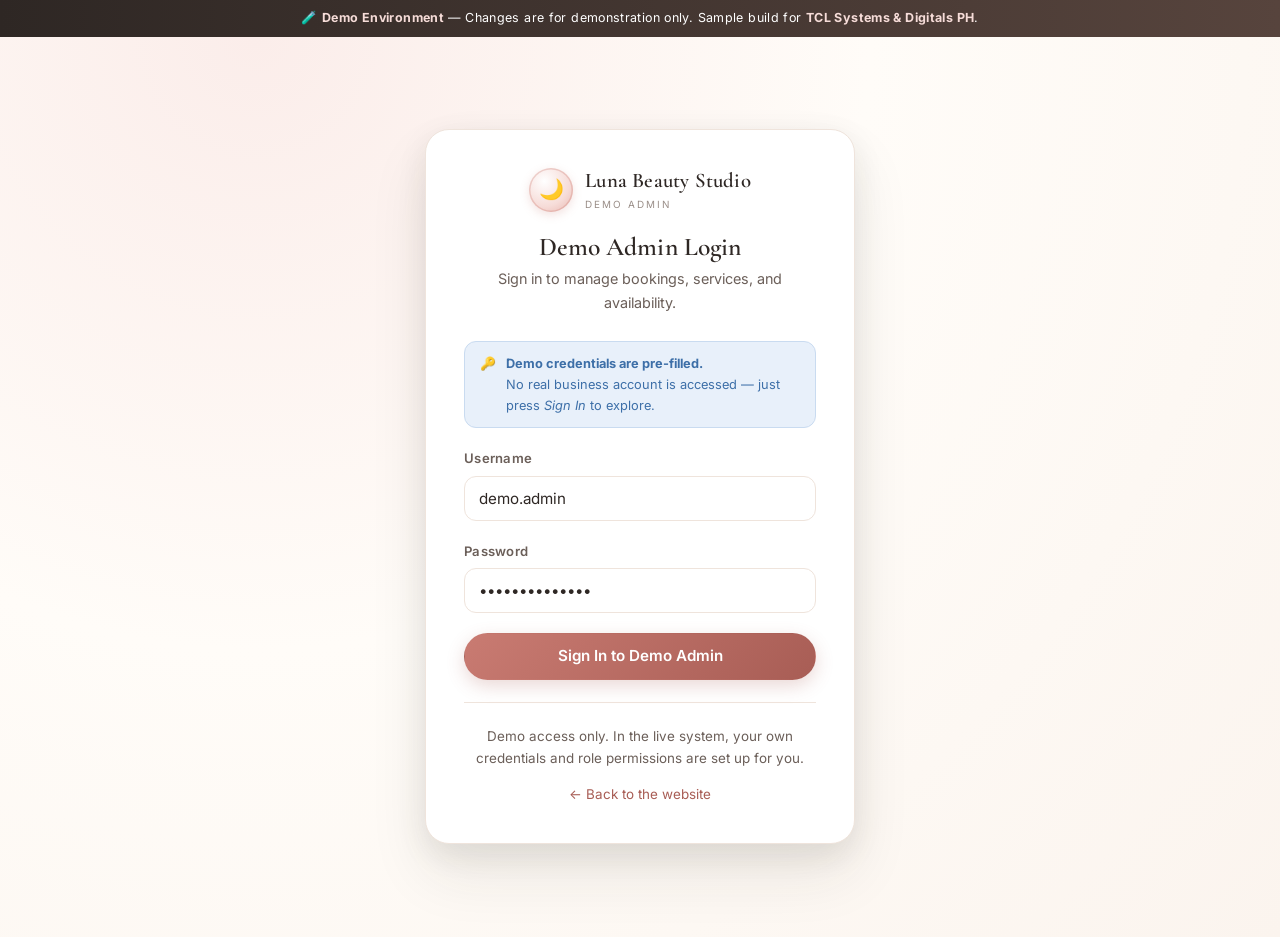
<file: luna-beauty-studio-demo 2/admin-login.html>
<!DOCTYPE html>
<html lang="en">
<head>
<meta charset="UTF-8">
<meta name="viewport" content="width=device-width, initial-scale=1.0">
<title>Demo Admin — Luna Beauty Studio</title>
<meta name="description" content="Demo Admin for the Luna Beauty Studio booking system — a sample build by TCL Systems & Digitals PH.">
<link rel="preconnect" href="https://fonts.googleapis.com">
<link rel="preconnect" href="https://fonts.gstatic.com" crossorigin>
<link href="https://fonts.googleapis.com/css2?family=Cormorant+Garamond:ital,wght@0,400;0,500;0,600&family=Inter:wght@400;500;600;700&display=swap" rel="stylesheet">
<link rel="stylesheet" href="css/style.css">
<link rel="icon" href="data:image/svg+xml,<svg xmlns='http://www.w3.org/2000/svg' viewBox='0 0 100 100'><text y='.9em' font-size='90'>🌙</text></svg>">
</head>
<body>

<div class="demo-ribbon">
  <div class="wrap">🧪 <b>Demo Environment</b> — Changes are for demonstration only. Sample build for <b>TCL Systems &amp; Digitals PH</b>.</div>
</div>

<div class="login-shell">
  <div class="login-card">
    <div class="brand" style="justify-content:center;">
      <span class="brand-mark">🌙</span>
      <span class="brand-text">
        <span class="brand-name" data-brand-name>Luna Beauty Studio</span>
        <span class="brand-sub" data-brand-sub>Demo Admin</span>
      </span>
    </div>
    <h1>Demo Admin Login</h1>
    <p class="login-sub">Sign in to manage bookings, services, and availability.</p>

    <div class="prefill-note">
      <span>🔑</span>
      <span>
        <strong>Demo credentials are pre-filled.</strong><br>
        No real business account is accessed — just press <em>Sign In</em> to explore.
      </span>
    </div>

    <div class="form-err" id="loginErr">Please enter both the demo username and password.</div>

    <form id="loginForm" autocomplete="off">
      <div class="field full mb-2">
        <label for="u">Username</label>
        <input id="u" type="text" value="demo.admin" >
      </div>
      <div class="field full mb-2">
        <label for="p">Password</label>
        <input id="p" type="password" value="luna-demo-2026">
      </div>
      <button class="btn btn-primary btn-block" type="submit">Sign In to Demo Admin</button>
    </form>

    <div class="divider"></div>
    <p class="small text-soft center" style="margin:0;">
      Demo access only. In the live system, your own credentials and role permissions are set up for you.
    </p>
    <p class="small center" style="margin:14px 0 0;">
      <a href="index.html">← Back to the website</a>
    </p>
  </div>
</div>

<div class="toast-stack"></div>

<script src="js/data.js"></script>
<script src="js/site.js"></script>
<script>
  const params = new URLSearchParams(location.search);
  const nextRef = params.get('ref');
  const dest = nextRef ? 'admin.html?ref=' + encodeURIComponent(nextRef) : 'admin.html';

  document.getElementById('loginForm').addEventListener('submit', e => {
    e.preventDefault();
    const u = document.getElementById('u').value.trim();
    const p = document.getElementById('p').value.trim();
    if (!u || !p) {
      document.getElementById('loginErr').classList.add('show');
      return;
    }
    try { sessionStorage.setItem('luna_demo_admin', '1'); } catch (err) { /* storage blocked — try anyway */ }
    location.href = dest;
  });

  // Brand name
  try {
    const s = LunaData.loadState();
    document.querySelectorAll('[data-brand-name]').forEach(el => el.textContent = s.settings.businessName);
  } catch (err) { /* keep default brand name */ }
</script>
</body>
</html>
</file>
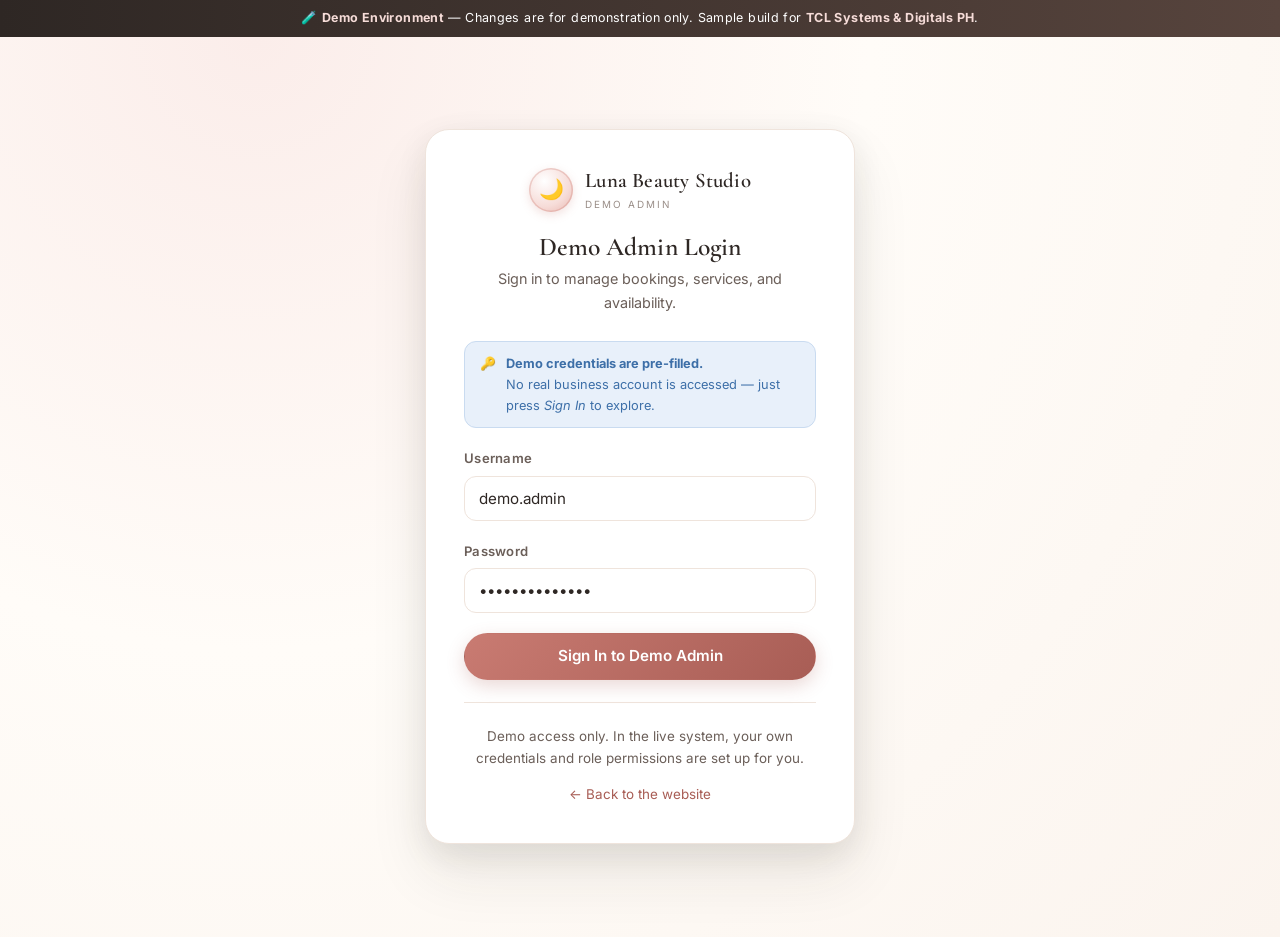
<file: luna-beauty-studio-demo 2/admin.html>
<!DOCTYPE html>
<html lang="en">
<head>
<meta charset="UTF-8">
<meta name="viewport" content="width=device-width, initial-scale=1.0">
<title>Demo Admin — Luna Beauty Studio | TCL Systems &amp; Digitals PH</title>
<meta name="description" content="Demo Admin dashboard for the Luna Beauty Studio booking system — a sample build by TCL Systems & Digitals PH.">
<link rel="preconnect" href="https://fonts.googleapis.com">
<link rel="preconnect" href="https://fonts.gstatic.com" crossorigin>
<link href="https://fonts.googleapis.com/css2?family=Cormorant+Garamond:ital,wght@0,400;0,500;0,600&family=Inter:wght@400;500;600;700&display=swap" rel="stylesheet">
<link rel="stylesheet" href="css/style.css">
<link rel="icon" href="data:image/svg+xml,<svg xmlns='http://www.w3.org/2000/svg' viewBox='0 0 100 100'><text y='.9em' font-size='90'>🌙</text></svg>">
</head>
<body class="admin-body">

<div class="demo-ribbon">
  <div class="wrap">🧪 <b>Demo Environment — Changes are for demonstration only.</b> Sample build for <b>TCL Systems &amp; Digitals PH</b> · Standard Booking Website/System (₱7,999).</div>
</div>

<header class="admin-topbar">
  <div class="wrap at-inner">
    <div class="at-brand">
      <span class="brand-mark">🌙</span>
      <span class="brand-text">
        <span class="brand-name" data-brand-name>Luna Beauty Studio</span>
        <span class="brand-sub" data-brand-sub>Nails · Lashes · Brows · Skin</span>
      </span>
      <span class="demo-chip">Demo Admin</span>
    </div>
    <div class="at-right">
      <div class="at-user">
        <span class="avatar">DA</span>
        <span>
          <b style="color:#fff;">Demo Administrator</b>
          <small>Studio Owner (demo)</small>
        </span>
      </div>
      <a class="btn btn-soft btn-sm" href="index.html" title="View customer website">View Site</a>
      <button class="btn btn-ghost btn-sm" id="logoutBtn" style="color:#fff;border-color:rgba(255,255,255,.3);">Log Out</button>
    </div>
  </div>
</header>

<div class="admin-shell">
  <aside class="admin-side">
    <button class="side-link active" data-page="dashboard"><span class="sl-ico">📊</span><span class="sl-text">Dashboard</span></button>
    <button class="side-link" data-page="bookings"><span class="sl-ico">📋</span><span class="sl-text">Bookings</span></button>
    <button class="side-link" data-page="services"><span class="sl-ico">💅</span><span class="sl-text">Services</span></button>
    <button class="side-link" data-page="availability"><span class="sl-ico">🗓️</span><span class="sl-text">Availability</span></button>
    <button class="side-link" data-page="settings"><span class="sl-ico">⚙️</span><span class="sl-text">Settings</span></button>
    <div class="side-foot">
      <button class="side-link" id="resetDemoBtn"><span class="sl-ico">↺</span><span class="sl-text">Reset Demo</span></button>
      <p class="side-note">Demo environment. No real business data is stored. All changes live only in this browser.</p>
    </div>
  </aside>

  <main class="admin-main">
    <div class="admin-head">
      <div>
        <h1 id="pageTitle">Dashboard</h1>
        <p id="pageSub">Overview of today's schedule and recent activity</p>
      </div>
      <div class="flex gap-1 wrap-flex items-center">
        <span class="badge badge-pending">🧪 Demo Environment</span>
      </div>
    </div>
    <div id="adminContent"></div>
  </main>
</div>

<!-- Booking detail modal -->
<div class="modal-back" id="bookingModal">
  <div class="modal">
    <div class="modal-head">
      <h3>Booking Details</h3>
      <button class="close-x" onclick="LunaUI.closeModal('bookingModal')">✕</button>
    </div>
    <div class="modal-body" id="bookingModalBody"></div>
    <div class="modal-foot" id="bookingModalFoot"></div>
  </div>
</div>

<!-- Service editor modal -->
<div class="modal-back" id="svcModal">
  <div class="modal" style="max-width:680px;">
    <div class="modal-head">
      <h3 id="svcModalTitle">Edit Service</h3>
      <button class="close-x" onclick="LunaUI.closeModal('svcModal')">✕</button>
    </div>
    <div class="modal-body" id="svcModalBody"></div>
    <div class="modal-foot" id="svcModalFoot"></div>
  </div>
</div>

<!-- Reset confirm modal -->
<div class="modal-back" id="resetModal">
  <div class="modal" style="max-width:480px;">
    <div class="modal-head">
      <h3>Reset Demo Data?</h3>
      <button class="close-x" onclick="LunaUI.closeModal('resetModal')">✕</button>
    </div>
    <div class="modal-body">
      <p>This restores the original sample bookings, services, availability, and settings.</p>
      <p class="small text-soft" style="margin:0;">Any demo bookings you created during this session will be removed. This cannot be undone.</p>
    </div>
    <div class="modal-foot">
      <button class="btn btn-ghost" onclick="LunaUI.closeModal('resetModal')">Cancel</button>
      <button class="btn btn-primary" id="doReset">Yes, Reset Demo Data</button>
    </div>
  </div>
</div>

<div class="toast-stack"></div>

<script src="js/data.js"></script>
<script src="js/site.js"></script>
<script src="js/admin.js"></script>
</body>
</html>
</file>
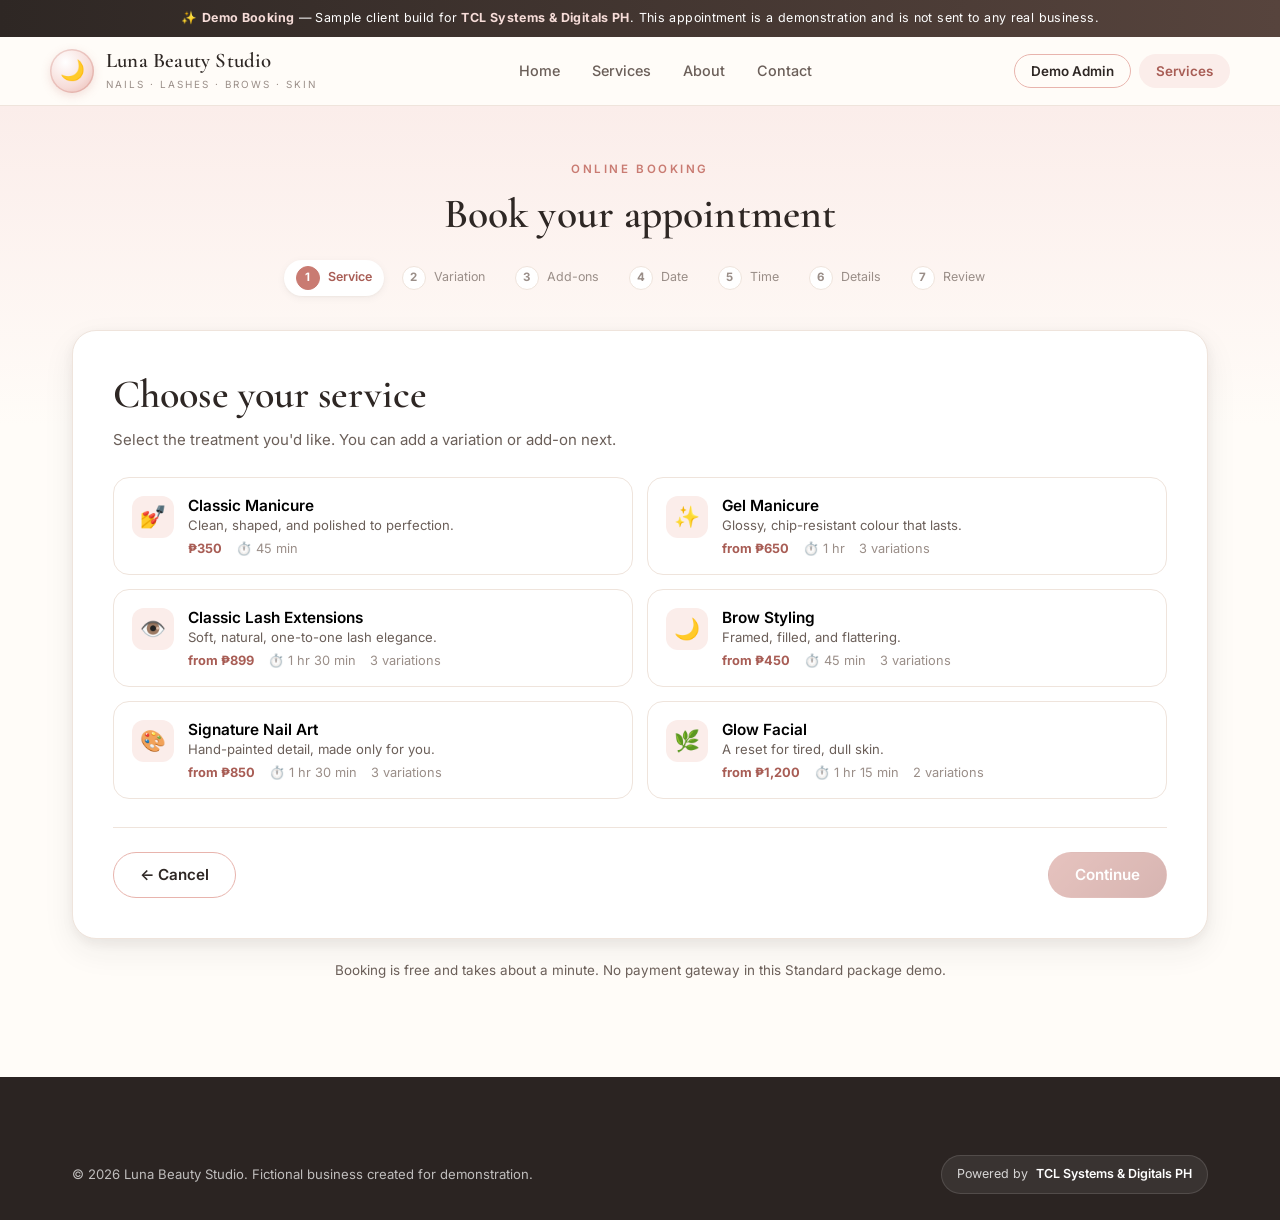
<file: luna-beauty-studio-demo 2/booking.html>
<!DOCTYPE html>
<html lang="en">
<head>
<meta charset="UTF-8">
<meta name="viewport" content="width=device-width, initial-scale=1.0">
<title>Book an Appointment — Luna Beauty Studio</title>
<meta name="description" content="Book your appointment at Luna Beauty Studio in seconds. Choose a service, pick a time, and get your booking reference.">
<link rel="preconnect" href="https://fonts.googleapis.com">
<link rel="preconnect" href="https://fonts.gstatic.com" crossorigin>
<link href="https://fonts.googleapis.com/css2?family=Cormorant+Garamond:ital,wght@0,400;0,500;0,600;1,400&family=Inter:wght@400;500;600;700&display=swap" rel="stylesheet">
<link rel="stylesheet" href="css/style.css">
<link rel="icon" href="data:image/svg+xml,<svg xmlns='http://www.w3.org/2000/svg' viewBox='0 0 100 100'><text y='.9em' font-size='90'>🌙</text></svg>">
</head>
<body>

<div class="demo-ribbon">
  <div class="wrap">✨ <b>Demo Booking</b> — Sample client build for <b>TCL Systems &amp; Digitals PH</b>. This appointment is a demonstration and is not sent to any real business.</div>
</div>

<header class="site-header">
  <div class="wrap header-inner">
    <a class="brand" href="index.html">
      <span class="brand-mark">🌙</span>
      <span class="brand-text">
        <span class="brand-name" data-brand-name>Luna Beauty Studio</span>
        <span class="brand-sub" data-brand-sub>Nails · Lashes · Brows · Skin</span>
      </span>
    </a>
    <nav class="nav">
      <a href="index.html">Home</a>
      <a href="services.html">Services</a>
      <a href="about.html">About</a>
      <a href="contact.html">Contact</a>
    </nav>
    <div class="header-cta">
      <a class="btn btn-ghost btn-sm btn-admin" href="admin-login.html">Demo Admin</a>
      <a class="btn btn-soft btn-sm" href="services.html">Services</a>
      <button class="nav-toggle" aria-label="Open menu">☰</button>
    </div>
  </div>
</header>

<div class="mobile-drawer">
  <div class="drawer-back"></div>
  <div class="drawer-panel">
    <button class="drawer-close" aria-label="Close menu">✕</button>
    <a href="index.html">Home</a>
    <a href="services.html">Services</a>
    <a href="about.html">About</a>
    <a href="contact.html">Contact</a>
    <div class="drawer-cta">
      <a class="btn btn-ghost btn-block mb-2" href="admin-login.html">View Demo Admin</a>
      <a class="btn btn-primary btn-block" href="booking.html">Book an Appointment</a>
    </div>
  </div>
</div>

<section class="book-shell">
  <div class="wrap">
    <div class="center mb-2">
      <p class="eyebrow">Online Booking</p>
      <h1 style="font-size:clamp(1.8rem,4vw,2.6rem);">Book your appointment</h1>
    </div>
    <div class="stepper" id="stepper"></div>
    <div class="book-card">
      <div class="summary-bar hide" id="summaryBar"></div>
      <div id="bookBody"></div>
    </div>
    <p class="small text-soft mt-2" style="text-align:center;">
      Booking is free and takes about a minute. No payment gateway in this Standard package demo.
    </p>
  </div>
</section>

<footer class="site-footer" style="margin-top:0;">
  <div class="wrap">
    <div class="footer-bottom" style="margin-top:0;border-top:none;">
      <span>© <span data-year>2026</span> Luna Beauty Studio. Fictional business created for demonstration.</span>
      <span class="powered">Powered by <b>TCL Systems &amp; Digitals PH</b></span>
    </div>
  </div>
</footer>

<script src="js/data.js"></script>
<script src="js/site.js"></script>
<script src="js/booking.js"></script>
<script>LunaUI.initChrome('booking');</script>
</body>
</html>
</file>
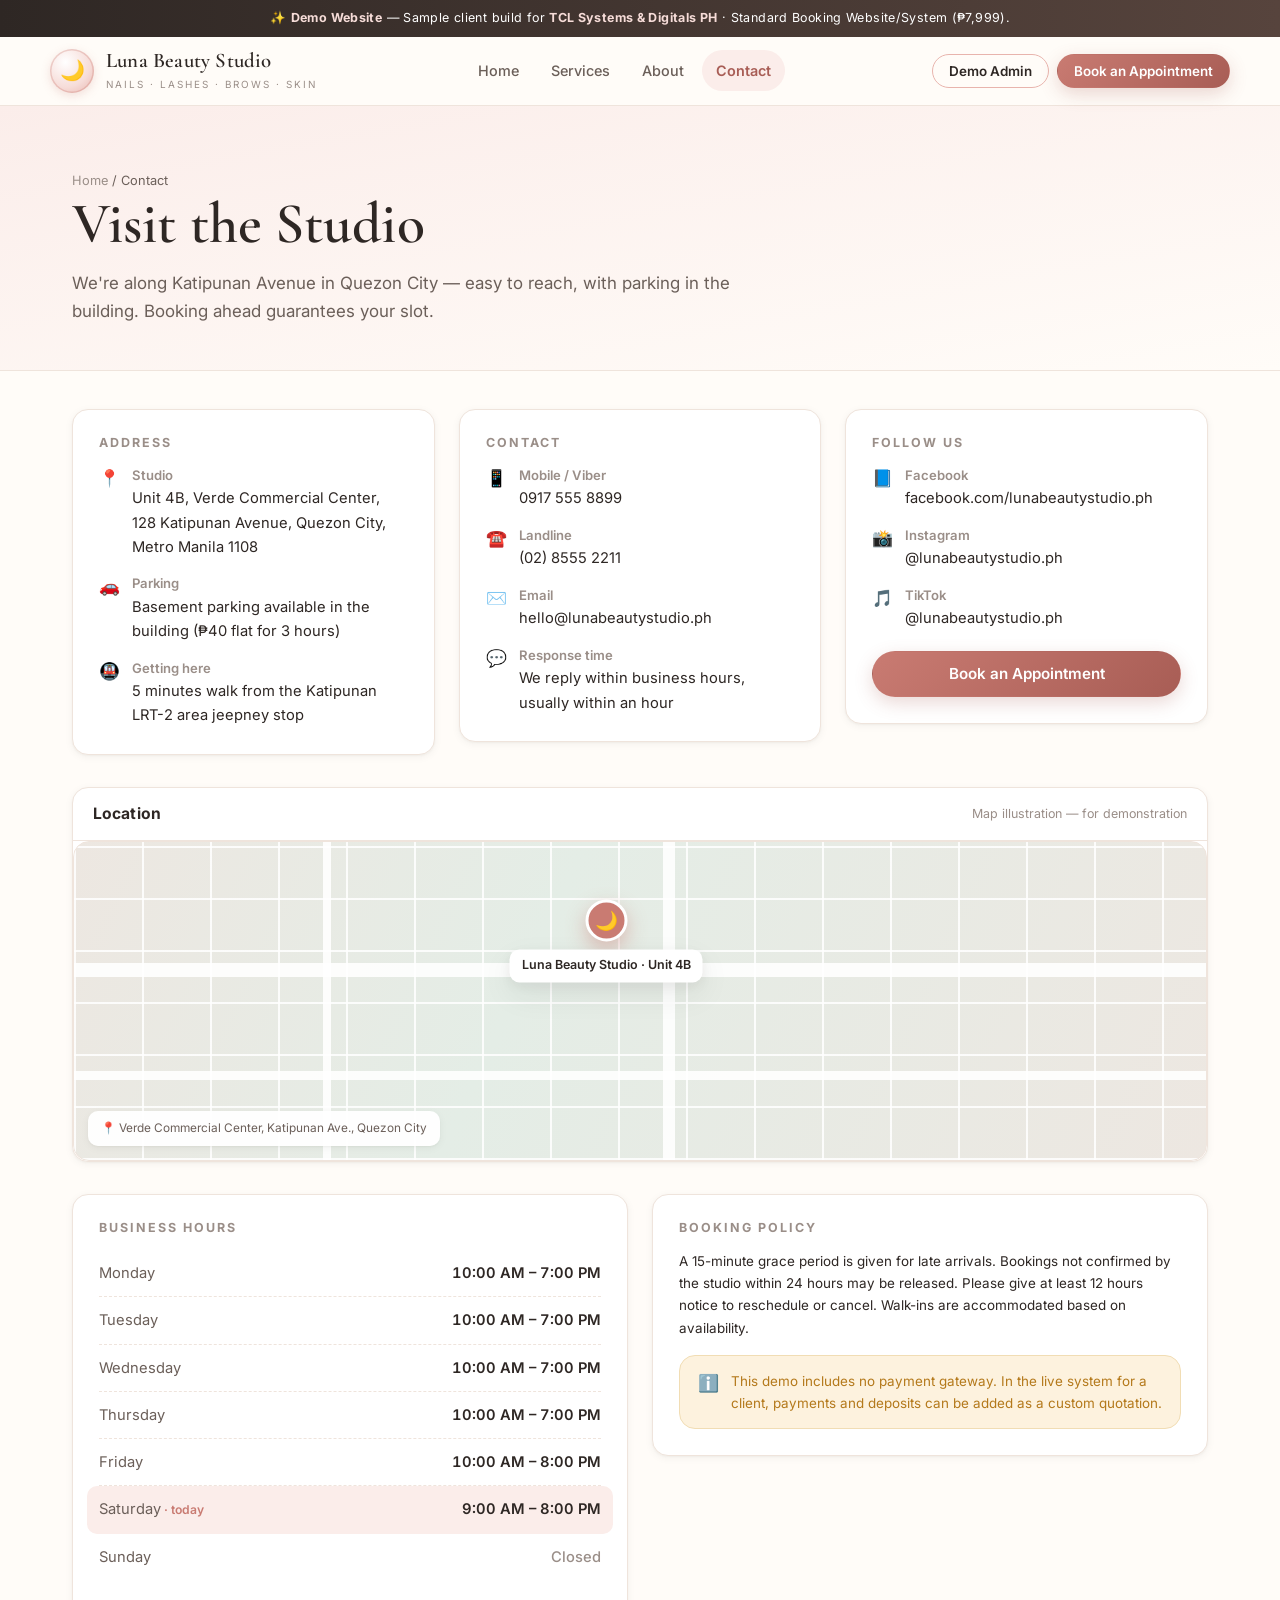
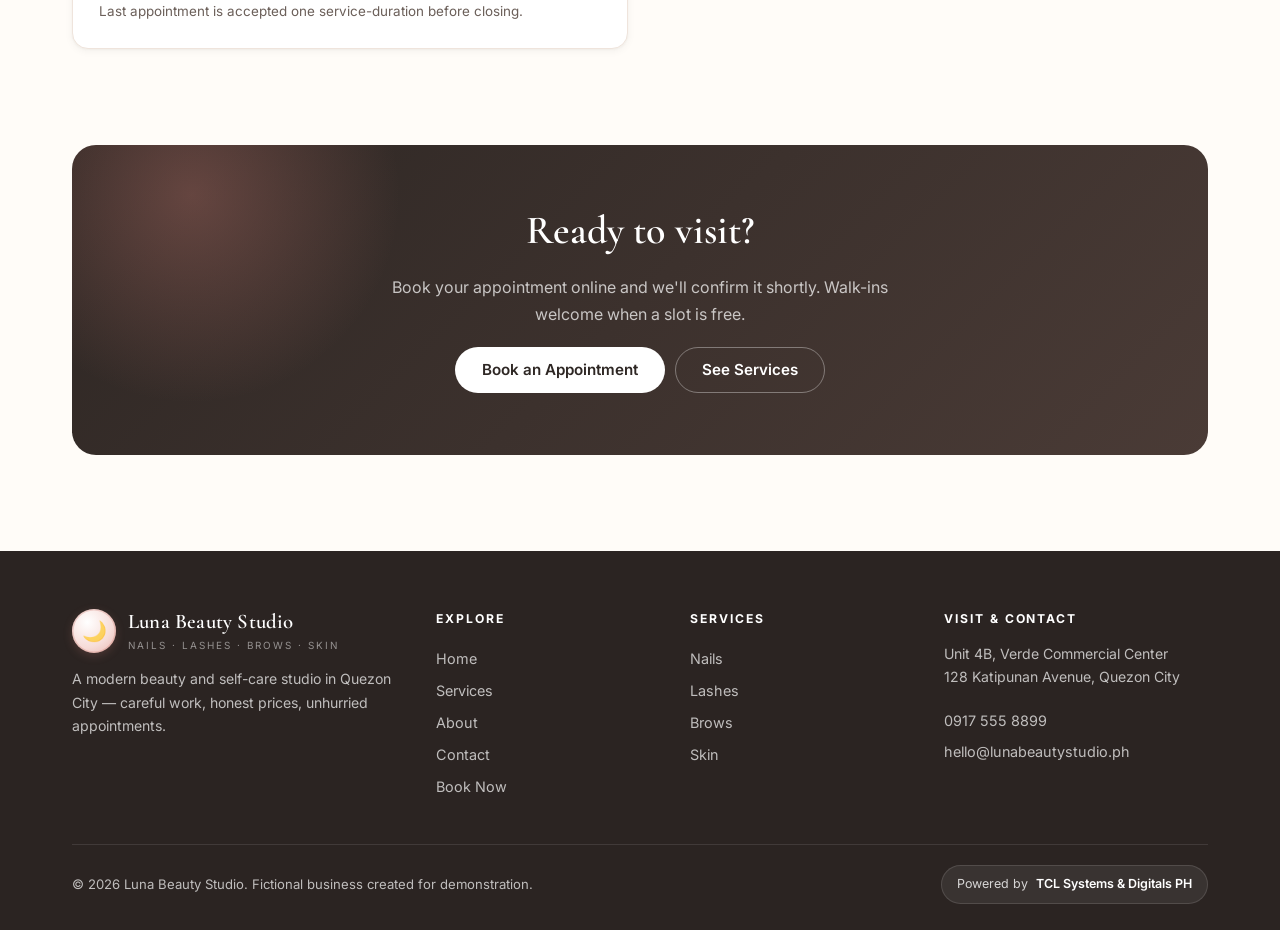
<file: luna-beauty-studio-demo 2/contact.html>
<!DOCTYPE html>
<html lang="en">
<head>
<meta charset="UTF-8">
<meta name="viewport" content="width=device-width, initial-scale=1.0">
<title>Contact &amp; Location — Luna Beauty Studio</title>
<meta name="description" content="Visit Luna Beauty Studio at Verde Commercial Center, Katipunan Avenue, Quezon City. Contact details, business hours, and directions.">
<link rel="preconnect" href="https://fonts.googleapis.com">
<link rel="preconnect" href="https://fonts.gstatic.com" crossorigin>
<link href="https://fonts.googleapis.com/css2?family=Cormorant+Garamond:ital,wght@0,400;0,500;0,600;1,400&family=Inter:wght@400;500;600;700&display=swap" rel="stylesheet">
<link rel="stylesheet" href="css/style.css">
<link rel="icon" href="data:image/svg+xml,<svg xmlns='http://www.w3.org/2000/svg' viewBox='0 0 100 100'><text y='.9em' font-size='90'>🌙</text></svg>">
</head>
<body>

<div class="demo-ribbon">
  <div class="wrap">✨ <b>Demo Website</b> — Sample client build for <b>TCL Systems &amp; Digitals PH</b> · Standard Booking Website/System (₱7,999).</div>
</div>

<header class="site-header">
  <div class="wrap header-inner">
    <a class="brand" href="index.html">
      <span class="brand-mark">🌙</span>
      <span class="brand-text">
        <span class="brand-name" data-brand-name>Luna Beauty Studio</span>
        <span class="brand-sub" data-brand-sub>Nails · Lashes · Brows · Skin</span>
      </span>
    </a>
    <nav class="nav">
      <a href="index.html">Home</a>
      <a href="services.html">Services</a>
      <a href="about.html">About</a>
      <a href="contact.html">Contact</a>
    </nav>
    <div class="header-cta">
      <a class="btn btn-ghost btn-sm btn-admin" href="admin-login.html">Demo Admin</a>
      <a class="btn btn-primary btn-sm" href="booking.html">Book an Appointment</a>
      <button class="nav-toggle" aria-label="Open menu">☰</button>
    </div>
  </div>
</header>

<div class="mobile-drawer">
  <div class="drawer-back"></div>
  <div class="drawer-panel">
    <button class="drawer-close" aria-label="Close menu">✕</button>
    <a href="index.html">Home</a>
    <a href="services.html">Services</a>
    <a href="about.html">About</a>
    <a href="contact.html">Contact</a>
    <div class="drawer-cta">
      <a class="btn btn-ghost btn-block mb-2" href="admin-login.html">View Demo Admin</a>
      <a class="btn btn-primary btn-block" href="booking.html">Book an Appointment</a>
    </div>
  </div>
</div>

<section class="page-banner">
  <div class="wrap">
    <p class="breadcrumb"><a href="index.html">Home</a> / Contact</p>
    <h1>Visit the Studio</h1>
    <p class="lead">We're along Katipunan Avenue in Quezon City — easy to reach, with parking in the building. Booking ahead guarantees your slot.</p>
  </div>
</section>

<section class="section" style="padding-top:38px;">
  <div class="wrap">
    <div class="grid grid-3 mb-3" style="align-items:start;">
      <div class="info-card">
        <h4>Address</h4>
        <div class="info-line"><span class="i-ico">📍</span><span><b>Studio</b>Unit 4B, Verde Commercial Center, 128 Katipunan Avenue, Quezon City, Metro Manila 1108</span></div>
        <div class="info-line"><span class="i-ico">🚗</span><span><b>Parking</b>Basement parking available in the building (₱40 flat for 3 hours)</span></div>
        <div class="info-line mb-0"><span class="i-ico">🚇</span><span><b>Getting here</b>5 minutes walk from the Katipunan LRT-2 area jeepney stop</span></div>
      </div>
      <div class="info-card">
        <h4>Contact</h4>
        <div class="info-line"><span class="i-ico">📱</span><span><b>Mobile / Viber</b><a href="tel:+639175558899">0917 555 8899</a></span></div>
        <div class="info-line"><span class="i-ico">☎️</span><span><b>Landline</b><a href="tel:+63285552211">(02) 8555 2211</a></span></div>
        <div class="info-line"><span class="i-ico">✉️</span><span><b>Email</b><a href="mailto:hello@lunabeautystudio.ph">hello@lunabeautystudio.ph</a></span></div>
        <div class="info-line mb-0"><span class="i-ico">💬</span><span><b>Response time</b>We reply within business hours, usually within an hour</span></div>
      </div>
      <div class="info-card">
        <h4>Follow Us</h4>
        <div class="info-line"><span class="i-ico">📘</span><span><b>Facebook</b><a href="#" onclick="return false;">facebook.com/lunabeautystudio.ph</a></span></div>
        <div class="info-line"><span class="i-ico">📸</span><span><b>Instagram</b><a href="#" onclick="return false;">@lunabeautystudio.ph</a></span></div>
        <div class="info-line mb-0"><span class="i-ico">🎵</span><span><b>TikTok</b><a href="#" onclick="return false;">@lunabeautystudio.ph</a></span></div>
        <a class="btn btn-primary btn-block mt-2" href="booking.html">Book an Appointment</a>
      </div>
    </div>

    <!-- Map -->
    <div class="panel">
      <div class="panel-head"><h3>Location</h3><span class="ph-sub">Map illustration — for demonstration</span></div>
      <div class="panel-body flush">
        <div class="map-mock">
          <div class="map-road" style="left:0;right:0;top:38%;height:14px;"></div>
          <div class="map-road" style="top:0;bottom:0;left:52%;width:12px;"></div>
          <div class="map-road" style="left:0;right:0;top:72%;height:9px;"></div>
          <div class="map-road" style="top:0;bottom:0;left:22%;width:8px;"></div>
          <div class="map-pin">
            <div class="pin-dot">🌙</div>
            <div class="pin-label">Luna Beauty Studio · Unit 4B</div>
          </div>
          <div class="map-badge">📍 Verde Commercial Center, Katipunan Ave., Quezon City</div>
        </div>
      </div>
    </div>

    <div class="grid grid-2 mt-3" style="align-items:start;">
      <div class="info-card">
        <h4>Business Hours</h4>
        <ul class="hours-list" id="contactHours"></ul>
        <p class="small text-soft mt-2 mb-0">Last appointment is accepted one service-duration before closing.</p>
      </div>
      <div class="info-card">
        <h4>Booking Policy</h4>
        <p class="small" id="policyText"></p>
        <div class="demo-note" style="margin-top:16px;">
          <span class="dn-ico">ℹ️</span>
          <span>This demo includes no payment gateway. In the live system for a client, payments and deposits can be added as a custom quotation.</span>
        </div>
      </div>
    </div>
  </div>
</section>

<section class="section" style="padding-top:0;">
  <div class="wrap">
    <div class="cta-band">
      <h2 style="position:relative;">Ready to visit?</h2>
      <p>Book your appointment online and we'll confirm it shortly. Walk-ins welcome when a slot is free.</p>
      <div class="flex center-x gap-1 wrap-flex mt-2">
        <a class="btn btn-primary" href="booking.html">Book an Appointment</a>
        <a class="btn btn-ghost" href="services.html" style="color:#fff;border-color:rgba(255,255,255,.35);">See Services</a>
      </div>
    </div>
  </div>
</section>

<footer class="site-footer">
  <div class="wrap">
    <div class="footer-grid">
      <div>
        <div class="footer-brand">
          <span class="brand-mark">🌙</span>
          <span class="brand-text">
            <span class="brand-name" data-brand-name>Luna Beauty Studio</span>
            <span class="brand-sub" style="color:rgba(255,255,255,.5);">Nails · Lashes · Brows · Skin</span>
          </span>
        </div>
        <p>A modern beauty and self-care studio in Quezon City — careful work, honest prices, unhurried appointments.</p>
      </div>
      <div>
        <h5>Explore</h5>
        <a href="index.html">Home</a>
        <a href="services.html">Services</a>
        <a href="about.html">About</a>
        <a href="contact.html">Contact</a>
        <a href="booking.html">Book Now</a>
      </div>
      <div>
        <h5>Services</h5>
        <a href="services.html">Nails</a>
        <a href="services.html">Lashes</a>
        <a href="services.html">Brows</a>
        <a href="services.html">Skin</a>
      </div>
      <div>
        <h5>Visit &amp; Contact</h5>
        <p class="small" style="line-height:1.6;">Unit 4B, Verde Commercial Center<br>128 Katipunan Avenue, Quezon City</p>
        <a href="tel:+639175558899">0917 555 8899</a>
        <a href="mailto:hello@lunabeautystudio.ph">hello@lunabeautystudio.ph</a>
      </div>
    </div>
    <div class="footer-bottom">
      <span>© <span data-year>2026</span> Luna Beauty Studio. Fictional business created for demonstration.</span>
      <span class="powered">Powered by <b>TCL Systems &amp; Digitals PH</b></span>
    </div>
  </div>
</footer>

<script src="js/data.js"></script>
<script src="js/site.js"></script>
<script>
  LunaUI.initChrome('contact');
  const state = LunaData.loadState();
  const todayName = new Date().toLocaleDateString('en-PH', { weekday: 'long' });
  document.getElementById('contactHours').innerHTML = state.settings.hours.map(h => {
    const isToday = h.day === todayName;
    const time = h.open ? LunaData.fmtTime(h.from) + ' – ' + LunaData.fmtTime(h.to) : 'Closed';
    return `<li class="${isToday ? 'today-row' : ''} ${!h.open ? 'closed' : ''}"><span class="day">${h.day}</span><span class="time">${time}</span></li>`;
  }).join('');
  document.getElementById('policyText').textContent = state.settings.policy;
</script>
</body>
</html>
</file>
<file: luna-beauty-studio-demo 2/css/style.css>
/* ============================================================
   Luna Beauty Studio — Demo Website stylesheet
   Powered by TCL Systems & Digitals PH
   ============================================================ */

:root {
  --cream: #FFFCF8;
  --cream-2: #FBF4EE;
  --blush: #F6DCD8;
  --blush-soft: #FBEDEA;
  --blush-deep: #E8B4AD;
  --rose: #C97B72;
  --rose-dark: #A85D55;
  --gold: #C9A227;
  --ink: #2E2724;
  --ink-soft: #6B5F59;
  --ink-faint: #9A8E88;
  --line: #EFE4DC;
  --white: #FFFFFF;
  --green: #3E8E67;
  --green-bg: #E6F4EC;
  --amber: #B4791B;
  --amber-bg: #FDF2DE;
  --red: #B4443C;
  --red-bg: #FBE9E7;
  --blue: #3D6FA8;
  --blue-bg: #E8F0FA;
  --radius: 16px;
  --radius-lg: 24px;
  --shadow-s: 0 1px 2px rgba(46,39,36,.04), 0 2px 8px rgba(46,39,36,.05);
  --shadow-m: 0 4px 12px rgba(46,39,36,.06), 0 12px 32px rgba(46,39,36,.07);
  --shadow-l: 0 10px 30px rgba(46,39,36,.09), 0 30px 60px rgba(46,39,36,.09);
  --serif: 'Cormorant Garamond', 'Georgia', serif;
  --sans: 'Inter', -apple-system, BlinkMacSystemFont, 'Segoe UI', sans-serif;
  --maxw: 1180px;
}

* { box-sizing: border-box; }

html { scroll-behavior: smooth; -webkit-text-size-adjust: 100%; }

body {
  margin: 0;
  font-family: var(--sans);
  color: var(--ink);
  background: var(--cream);
  font-size: 16px;
  line-height: 1.65;
  -webkit-font-smoothing: antialiased;
}

h1, h2, h3, h4 {
  font-family: var(--serif);
  font-weight: 600;
  line-height: 1.18;
  color: var(--ink);
  margin: 0 0 .5em;
  letter-spacing: .1px;
}
h1 { font-size: clamp(2.1rem, 5.2vw, 3.6rem); }
h2 { font-size: clamp(1.65rem, 3.6vw, 2.5rem); }
h3 { font-size: clamp(1.2rem, 2.2vw, 1.5rem); }
h4 { font-size: 1.06rem; }

p { margin: 0 0 1rem; }

a { color: var(--rose-dark); text-decoration: none; }
a:hover { color: var(--rose); }

img { max-width: 100%; display: block; }

.wrap { max-width: var(--maxw); margin: 0 auto; padding: 0 22px; }
.wrap-narrow { max-width: 860px; margin: 0 auto; padding: 0 22px; }

.eyebrow {
  font-family: var(--sans);
  font-size: .72rem;
  font-weight: 600;
  letter-spacing: .22em;
  text-transform: uppercase;
  color: var(--rose);
  margin: 0 0 .7rem;
}
.section { padding: clamp(56px, 8vw, 96px) 0; }
.section-soft { background: var(--cream-2); }
.section-blush { background: linear-gradient(180deg, var(--blush-soft), var(--cream-2)); }
.center { text-align: center; }
.lead { font-size: 1.06rem; color: var(--ink-soft); max-width: 62ch; }
.center .lead { margin-left: auto; margin-right: auto; }

/* ---------- Buttons ---------- */
.btn {
  display: inline-flex; align-items: center; justify-content: center; gap: .5rem;
  font-family: var(--sans); font-size: .95rem; font-weight: 600;
  padding: 13px 26px; border-radius: 999px; border: 1.5px solid transparent;
  cursor: pointer; transition: all .2s ease; text-align: center; line-height: 1.2;
  background: var(--white); color: var(--ink);
}
.btn-primary {
  background: linear-gradient(135deg, var(--rose), var(--rose-dark));
  color: #fff; box-shadow: 0 6px 18px rgba(168,93,85,.24);
}
.btn-primary:hover { color: #fff; transform: translateY(-1px); box-shadow: 0 9px 24px rgba(168,93,85,.3); }
.btn-ghost { background: transparent; border-color: var(--blush-deep); color: var(--ink); }
.btn-ghost:hover { background: var(--blush-soft); border-color: var(--rose); }
.btn-soft { background: var(--blush-soft); color: var(--rose-dark); border-color: transparent; }
.btn-soft:hover { background: var(--blush); }
.btn-sm { padding: 8px 16px; font-size: .84rem; }
.btn-block { width: 100%; }
.btn[disabled] { opacity: .45; cursor: not-allowed; transform: none !important; box-shadow: none; }

/* ---------- Header ---------- */
.site-header {
  position: sticky; top: 0; z-index: 60;
  background: rgba(255,252,248,.92);
  backdrop-filter: blur(14px);
  border-bottom: 1px solid var(--line);
}
.header-inner { display: flex; align-items: center; justify-content: space-between; gap: 16px; padding: 12px 0; }
.brand { display: flex; align-items: center; gap: 12px; }
.brand-mark {
  width: 44px; height: 44px; border-radius: 50%; flex: 0 0 44px;
  background: radial-gradient(circle at 35% 30%, #fff, var(--blush) 60%, var(--blush-deep));
  display: grid; place-items: center; font-size: 1.25rem;
  box-shadow: inset 0 0 0 1.5px rgba(201,123,114,.3), 0 3px 10px rgba(201,123,114,.22);
}
.brand-text { line-height: 1.15; }
.brand-name { font-family: var(--serif); font-size: 1.3rem; font-weight: 600; color: var(--ink); display: block; letter-spacing: .2px; }
.brand-sub { font-size: .62rem; letter-spacing: .2em; text-transform: uppercase; color: var(--ink-faint); }
.nav { display: flex; align-items: center; gap: 4px; }
.nav a {
  color: var(--ink-soft); font-size: .9rem; font-weight: 500;
  padding: 9px 14px; border-radius: 999px; transition: all .18s;
}
.nav a:hover { color: var(--rose-dark); background: var(--blush-soft); }
.nav a.active { color: var(--rose-dark); background: var(--blush-soft); font-weight: 600; }
.header-cta { display: flex; align-items: center; gap: 8px; }
.nav-toggle {
  display: none; background: none; border: 1.5px solid var(--line); border-radius: 10px;
  width: 42px; height: 42px; font-size: 1.15rem; cursor: pointer; color: var(--ink);
}

/* ---------- Hero ---------- */
.hero { position: relative; overflow: hidden; background: linear-gradient(170deg, var(--blush-soft) 0%, var(--cream) 55%, var(--cream-2) 100%); }
.hero::after {
  content: ''; position: absolute; width: 620px; height: 620px; border-radius: 50%;
  background: radial-gradient(circle, rgba(246,220,216,.75), transparent 68%);
  top: -240px; right: -180px; pointer-events: none;
}
.hero-grid { display: grid; grid-template-columns: 1.06fr .94fr; gap: 52px; align-items: center; position: relative; z-index: 2; padding: clamp(48px, 7vw, 84px) 0 clamp(56px, 7vw, 88px); }
.hero-copy { max-width: 620px; }
.hero h1 { margin-bottom: .35em; }
.hero h1 em { font-style: italic; color: var(--rose-dark); }
.hero-sub { font-size: 1.1rem; color: var(--ink-soft); margin-bottom: 1.6rem; max-width: 54ch; }
.hero-actions { display: flex; flex-wrap: wrap; gap: 12px; align-items: center; }
.hero-meta { display: flex; flex-wrap: wrap; gap: 22px; margin-top: 28px; padding-top: 24px; border-top: 1px solid var(--line); }
.hero-stat { }
.hero-stat strong { font-family: var(--serif); font-size: 1.5rem; display: block; color: var(--rose-dark); }
.hero-stat span { font-size: .78rem; color: var(--ink-faint); letter-spacing: .05em; text-transform: uppercase; }
.hero-media { position: relative; }
.hero-media img { border-radius: var(--radius-lg); box-shadow: var(--shadow-l); aspect-ratio: 4/5; object-fit: cover; width: 100%; }
.hero-badge {
  position: absolute; bottom: 22px; left: -22px; background: var(--white);
  border-radius: var(--radius); padding: 14px 18px; box-shadow: var(--shadow-m);
  display: flex; align-items: center; gap: 12px; max-width: 250px;
}
.hero-badge .hb-ico { font-size: 1.4rem; }
.hero-badge b { display: block; font-size: .86rem; }
.hero-badge small { color: var(--ink-faint); font-size: .74rem; }

/* ---------- Cards / Grids ---------- */
.grid { display: grid; gap: 24px; }
.grid-2 { grid-template-columns: repeat(2, 1fr); }
.grid-3 { grid-template-columns: repeat(3, 1fr); }
.grid-4 { grid-template-columns: repeat(4, 1fr); }

.card {
  background: var(--white); border: 1px solid var(--line);
  border-radius: var(--radius); box-shadow: var(--shadow-s); overflow: hidden;
  transition: transform .22s ease, box-shadow .22s ease;
}
.card:hover { transform: translateY(-3px); box-shadow: var(--shadow-m); }

.svc-card { display: flex; flex-direction: column; }
.svc-media { position: relative; aspect-ratio: 4/3; overflow: hidden; background: var(--blush-soft); }
.svc-media img { width: 100%; height: 100%; object-fit: cover; transition: transform .5s ease; }
.card:hover .svc-media img { transform: scale(1.05); }
.svc-cat {
  position: absolute; top: 12px; left: 12px; background: rgba(255,255,255,.94);
  font-size: .68rem; font-weight: 700; letter-spacing: .12em; text-transform: uppercase;
  padding: 5px 11px; border-radius: 999px; color: var(--rose-dark);
}
.svc-price-tag {
  position: absolute; bottom: 12px; right: 12px; background: rgba(46,39,36,.86); color: #fff;
  font-size: .82rem; font-weight: 600; padding: 6px 13px; border-radius: 999px; backdrop-filter: blur(6px);
}
.svc-body { padding: 20px 20px 22px; display: flex; flex-direction: column; flex: 1; }
.svc-body h3 { margin-bottom: .28em; }
.svc-desc { font-size: .9rem; color: var(--ink-soft); flex: 1; margin-bottom: 1rem; }
.svc-foot { display: flex; align-items: center; justify-content: space-between; gap: 12px; padding-top: 14px; border-top: 1px solid var(--line); }
.svc-dur { font-size: .82rem; color: var(--ink-faint); display: flex; align-items: center; gap: 6px; }
.svc-tags { display: flex; flex-wrap: wrap; gap: 6px; margin-bottom: 12px; }
.tag {
  font-size: .7rem; padding: 3px 9px; border-radius: 999px;
  background: var(--blush-soft); color: var(--rose-dark); font-weight: 500;
}

/* ---------- Why / Features ---------- */
.feature { background: var(--white); border: 1px solid var(--line); border-radius: var(--radius); padding: 26px 24px; box-shadow: var(--shadow-s); }
.feature .f-ico {
  width: 48px; height: 48px; border-radius: 14px; display: grid; place-items: center;
  background: var(--blush-soft); font-size: 1.3rem; margin-bottom: 14px;
}
.feature h4 { margin-bottom: .35em; font-family: var(--sans); font-weight: 700; font-size: 1rem; }
.feature p { font-size: .9rem; color: var(--ink-soft); margin: 0; }

/* ---------- About ---------- */
.about-grid { display: grid; grid-template-columns: .92fr 1.08fr; gap: 52px; align-items: center; }
.about-media { display: grid; grid-template-columns: 1fr 1fr; gap: 14px; }
.about-media img { border-radius: var(--radius); aspect-ratio: 3/4; object-fit: cover; box-shadow: var(--shadow-m); }
.about-media img:nth-child(2) { margin-top: 30px; }
.values { display: grid; gap: 14px; margin: 22px 0; }
.value-row { display: flex; gap: 14px; align-items: flex-start; }
.value-row .v-ico { font-size: 1.15rem; flex: 0 0 auto; margin-top: 2px; }
.value-row b { display: block; font-size: .95rem; }
.value-row span { font-size: .88rem; color: var(--ink-soft); }

/* ---------- Hours / Info ---------- */
.hours-list { list-style: none; padding: 0; margin: 0; }
.hours-list li {
  display: flex; justify-content: space-between; gap: 16px; padding: 11px 0;
  border-bottom: 1px dashed var(--line); font-size: .92rem;
}
.hours-list li:last-child { border-bottom: none; }
.hours-list .day { color: var(--ink-soft); }
.hours-list .time { font-weight: 600; font-variant-numeric: tabular-nums; }
.hours-list li.closed .time { color: var(--ink-faint); font-weight: 500; }
.hours-list li.today-row { background: var(--blush-soft); margin: 0 -12px; padding: 11px 12px; border-radius: 10px; border-bottom-color: transparent; }
.hours-list li.today-row .day::after { content: ' · today'; color: var(--rose); font-size: .76rem; font-weight: 600; }

.info-card { background: var(--white); border: 1px solid var(--line); border-radius: var(--radius); padding: 26px; box-shadow: var(--shadow-s); }
.info-card h4 { font-family: var(--sans); font-weight: 700; font-size: .78rem; letter-spacing: .16em; text-transform: uppercase; color: var(--ink-faint); margin-bottom: 14px; }
.info-line { display: flex; gap: 12px; align-items: flex-start; margin-bottom: 14px; font-size: .92rem; }
.info-line .i-ico { flex: 0 0 auto; font-size: 1.05rem; }
.info-line b { display: block; font-size: .82rem; color: var(--ink-faint); font-weight: 600; }
.info-line span, .info-line a { color: var(--ink); }

/* ---------- Testimonials ---------- */
.quote { background: var(--white); border: 1px solid var(--line); border-radius: var(--radius); padding: 26px; box-shadow: var(--shadow-s); display: flex; flex-direction: column; }
.quote .stars { color: var(--gold); letter-spacing: 2px; font-size: .9rem; margin-bottom: 12px; }
.quote p { font-size: .94rem; color: var(--ink-soft); font-style: italic; flex: 1; }
.quote .who { display: flex; align-items: center; gap: 12px; margin-top: 14px; padding-top: 14px; border-top: 1px solid var(--line); }
.avatar {
  width: 40px; height: 40px; border-radius: 50%; flex: 0 0 40px; display: grid; place-items: center;
  background: linear-gradient(135deg, var(--blush), var(--blush-deep)); color: #fff; font-weight: 700; font-size: .9rem;
}
.quote .who b { display: block; font-size: .88rem; }
.quote .who small { color: var(--ink-faint); font-size: .74rem; }

/* ---------- CTA band ---------- */
.cta-band {
  background: linear-gradient(135deg, #2E2724, #4A3B36); color: #fff; border-radius: var(--radius-lg);
  padding: clamp(36px, 6vw, 62px); text-align: center; position: relative; overflow: hidden;
}
.cta-band::before {
  content: ''; position: absolute; width: 420px; height: 420px; border-radius: 50%;
  background: radial-gradient(circle, rgba(201,123,114,.34), transparent 70%); top: -160px; left: -90px;
}
.cta-band h2 { color: #fff; position: relative; }
.cta-band p { color: rgba(255,255,255,.72); position: relative; max-width: 56ch; margin-left: auto; margin-right: auto; }
.cta-band .btn-primary { position: relative; background: #fff; color: var(--ink); box-shadow: none; }
.cta-band .btn-primary:hover { background: var(--blush-soft); color: var(--ink); }

/* ---------- Footer ---------- */
.site-footer { background: #2B2422; color: rgba(255,255,255,.7); padding: 58px 0 26px; margin-top: 0; }
.footer-grid { display: grid; grid-template-columns: 1.5fr 1fr 1fr 1.2fr; gap: 34px; }
.site-footer h5 { color: #fff; font-family: var(--sans); font-size: .76rem; letter-spacing: .16em; text-transform: uppercase; margin: 0 0 14px; }
.site-footer a { color: rgba(255,255,255,.7); font-size: .9rem; display: block; padding: 4px 0; }
.site-footer a:hover { color: var(--blush); }
.site-footer p { font-size: .88rem; }
.footer-brand { display: flex; align-items: center; gap: 12px; margin-bottom: 14px; }
.footer-brand .brand-name { color: #fff; }
.footer-bottom {
  margin-top: 42px; padding-top: 20px; border-top: 1px solid rgba(255,255,255,.1);
  display: flex; flex-wrap: wrap; gap: 12px; justify-content: space-between; align-items: center; font-size: .82rem;
}
.powered {
  display: inline-flex; align-items: center; gap: 8px;
  background: rgba(255,255,255,.07); border: 1px solid rgba(255,255,255,.12);
  padding: 8px 15px; border-radius: 999px; font-size: .78rem; color: rgba(255,255,255,.8);
}
.powered b { color: #fff; font-weight: 600; }

/* ---------- Badges ---------- */
.badge {
  display: inline-flex; align-items: center; gap: 6px; font-size: .74rem; font-weight: 600;
  padding: 5px 11px; border-radius: 999px; white-space: nowrap; letter-spacing: .02em;
}
.badge-pending { background: var(--amber-bg); color: var(--amber); }
.badge-confirmed { background: var(--green-bg); color: var(--green); }
.badge-canceled { background: var(--red-bg); color: var(--red); }
.badge-completed { background: var(--blue-bg); color: var(--blue); }

/* ---------- Demo ribbon ---------- */
.demo-ribbon {
  background: linear-gradient(90deg, #2E2724, #57443D); color: #fff; font-size: .78rem;
  padding: 8px 0; text-align: center; letter-spacing: .03em;
}
.demo-ribbon b { color: var(--blush); }

/* ============================================================
   BOOKING FLOW
   ============================================================ */
.book-shell { padding: clamp(30px, 5vw, 54px) 0 80px; background: linear-gradient(180deg, var(--blush-soft), var(--cream) 320px); min-height: 70vh; }
.stepper { display: flex; justify-content: center; gap: 6px; margin-bottom: 34px; flex-wrap: wrap; }
.step-dot { display: flex; align-items: center; gap: 8px; font-size: .78rem; color: var(--ink-faint); padding: 6px 12px; border-radius: 999px; }
.step-dot .num {
  width: 24px; height: 24px; border-radius: 50%; display: grid; place-items: center;
  background: var(--white); border: 1.5px solid var(--line); font-size: .72rem; font-weight: 700; color: var(--ink-faint);
}
.step-dot.active { background: var(--white); color: var(--rose-dark); font-weight: 600; box-shadow: var(--shadow-s); }
.step-dot.active .num { background: var(--rose); border-color: var(--rose); color: #fff; }
.step-dot.done .num { background: var(--green); border-color: var(--green); color: #fff; }
.step-dot.done { color: var(--green); }

.book-card { background: var(--white); border: 1px solid var(--line); border-radius: var(--radius-lg); box-shadow: var(--shadow-m); padding: clamp(22px, 3.6vw, 40px); }
.book-head { margin-bottom: 24px; }
.book-head h2 { margin-bottom: .25em; }
.book-head p { color: var(--ink-soft); font-size: .94rem; margin: 0; }

.choice-grid { display: grid; grid-template-columns: repeat(2, 1fr); gap: 14px; }
.choice {
  border: 1.5px solid var(--line); border-radius: var(--radius); padding: 18px; cursor: pointer;
  background: var(--white); transition: all .18s; position: relative; text-align: left;
  display: flex; gap: 14px; align-items: flex-start; font-family: inherit;
}
.choice:hover { border-color: var(--blush-deep); background: var(--blush-soft); }
.choice.selected { border-color: var(--rose); background: var(--blush-soft); box-shadow: 0 0 0 3px rgba(201,123,114,.13); }
.choice .c-ico { font-size: 1.3rem; flex: 0 0 auto; width: 42px; height: 42px; border-radius: 12px; background: var(--blush-soft); display: grid; place-items: center; }
.choice.selected .c-ico { background: #fff; }
.choice .c-main { flex: 1; }
.choice .c-name { font-weight: 600; font-size: .96rem; display: block; margin-bottom: 2px; }
.choice .c-desc { font-size: .82rem; color: var(--ink-soft); display: block; }
.choice .c-meta { display: flex; gap: 14px; margin-top: 8px; font-size: .8rem; color: var(--ink-faint); }
.choice .c-price { font-weight: 700; color: var(--rose-dark); }
.choice .tick {
  position: absolute; top: 12px; right: 12px; width: 22px; height: 22px; border-radius: 50%;
  background: var(--rose); color: #fff; display: none; place-items: center; font-size: .7rem; font-weight: 700;
}
.choice.selected .tick { display: grid; }

.check-row {
  display: flex; gap: 14px; align-items: flex-start; padding: 16px; border: 1.5px solid var(--line);
  border-radius: var(--radius); cursor: pointer; transition: all .18s; background: var(--white);
}
.check-row:hover { border-color: var(--blush-deep); background: var(--blush-soft); }
.check-row.selected { border-color: var(--rose); background: var(--blush-soft); }
.check-box {
  width: 22px; height: 22px; border-radius: 7px; border: 1.5px solid var(--blush-deep); flex: 0 0 22px;
  display: grid; place-items: center; color: #fff; font-size: .72rem; font-weight: 700; background: #fff; margin-top: 1px;
}
.check-row.selected .check-box { background: var(--rose); border-color: var(--rose); }
.check-row .cr-main { flex: 1; }
.check-row .cr-name { font-weight: 600; font-size: .93rem; display: block; }
.check-row .cr-meta { font-size: .8rem; color: var(--ink-faint); }
.check-row .cr-price { font-weight: 700; color: var(--rose-dark); font-size: .9rem; white-space: nowrap; }

.summary-bar {
  background: var(--cream-2); border: 1px solid var(--line); border-radius: var(--radius);
  padding: 16px 20px; display: flex; flex-wrap: wrap; gap: 10px 26px; align-items: center; justify-content: space-between;
  margin-bottom: 24px; font-size: .88rem;
}
.summary-bar .sb-item b { display: block; font-size: .68rem; letter-spacing: .1em; text-transform: uppercase; color: var(--ink-faint); font-weight: 600; }
.summary-bar .sb-total { font-family: var(--serif); font-size: 1.45rem; color: var(--rose-dark); font-weight: 600; }

.nav-row { display: flex; justify-content: space-between; gap: 12px; margin-top: 28px; padding-top: 24px; border-top: 1px solid var(--line); }

/* Calendar */
.cal-head { display: flex; align-items: center; justify-content: space-between; margin-bottom: 16px; }
.cal-head .cal-title { font-family: var(--serif); font-size: 1.3rem; font-weight: 600; }
.cal-nav { display: flex; gap: 8px; }
.cal-nav button {
  width: 38px; height: 38px; border-radius: 50%; border: 1.5px solid var(--line); background: var(--white);
  cursor: pointer; font-size: .95rem; color: var(--ink); transition: all .18s;
}
.cal-nav button:hover:not([disabled]) { background: var(--blush-soft); border-color: var(--blush-deep); }
.cal-nav button[disabled] { opacity: .35; cursor: not-allowed; }
.cal-dow { display: grid; grid-template-columns: repeat(7, 1fr); gap: 6px; margin-bottom: 8px; }
.cal-dow span { text-align: center; font-size: .72rem; font-weight: 700; letter-spacing: .08em; text-transform: uppercase; color: var(--ink-faint); padding: 4px 0; }
.cal-grid { display: grid; grid-template-columns: repeat(7, 1fr); gap: 6px; }
.cal-day {
  aspect-ratio: 1/1; border-radius: 12px; border: 1.5px solid transparent; background: var(--cream-2);
  display: flex; flex-direction: column; align-items: center; justify-content: center; gap: 2px;
  cursor: pointer; font-family: inherit; font-size: .92rem; color: var(--ink); transition: all .16s; padding: 2px;
}
.cal-day:hover:not(.disabled):not(.empty) { background: var(--blush-soft); border-color: var(--blush-deep); }
.cal-day.empty { background: transparent; cursor: default; }
.cal-day.disabled { background: transparent; color: #CFC5BF; cursor: not-allowed; text-decoration: line-through; }
.cal-day.selected { background: var(--rose); color: #fff; font-weight: 700; box-shadow: 0 5px 14px rgba(201,123,114,.35); }
.cal-day.blocked { background: var(--red-bg); color: var(--red); cursor: not-allowed; }
.cal-day .d-note { font-size: .52rem; letter-spacing: .04em; text-transform: uppercase; opacity: .85; }
.cal-day.today .d-num { font-weight: 800; text-decoration: underline; text-underline-offset: 3px; }
.cal-legend { display: flex; flex-wrap: wrap; gap: 16px; margin-top: 18px; font-size: .78rem; color: var(--ink-soft); }
.cal-legend span { display: inline-flex; align-items: center; gap: 7px; }
.legend-swatch { width: 14px; height: 14px; border-radius: 5px; border: 1.5px solid var(--line); }

/* Time slots */
.slot-grid { display: grid; grid-template-columns: repeat(auto-fill, minmax(118px, 1fr)); gap: 10px; }
.slot {
  border: 1.5px solid var(--line); border-radius: 12px; padding: 13px 8px; background: var(--white);
  cursor: pointer; font-family: inherit; font-size: .88rem; font-weight: 600; color: var(--ink); transition: all .16s; text-align: center;
}
.slot:hover:not(.taken) { border-color: var(--rose); background: var(--blush-soft); }
.slot.selected { background: var(--rose); border-color: var(--rose); color: #fff; box-shadow: 0 5px 14px rgba(201,123,114,.3); }
.slot.taken { background: var(--cream-2); color: #C6BAB4; cursor: not-allowed; text-decoration: line-through; border-color: transparent; }
.slot .s-note { display: block; font-size: .62rem; font-weight: 600; text-transform: uppercase; letter-spacing: .06em; margin-top: 3px; }
.slot.taken .s-note { color: var(--red); text-decoration: none; }
.slot-tip { font-size: .82rem; color: var(--ink-faint); margin-top: 16px; }

/* Forms */
.form-grid { display: grid; grid-template-columns: 1fr 1fr; gap: 18px; }
.field { display: flex; flex-direction: column; gap: 6px; }
.field.full { grid-column: 1 / -1; }
.field label { font-size: .82rem; font-weight: 600; color: var(--ink-soft); letter-spacing: .02em; }
.field label .req { color: var(--rose); }
.field input, .field select, .field textarea {
  font-family: var(--sans); font-size: .95rem; padding: 12px 14px; border: 1.5px solid var(--line);
  border-radius: 12px; background: var(--white); color: var(--ink); transition: border-color .18s, box-shadow .18s; width: 100%;
}
.field input:focus, .field select:focus, .field textarea:focus {
  outline: none; border-color: var(--rose); box-shadow: 0 0 0 3px rgba(201,123,114,.13);
}
.field textarea { resize: vertical; min-height: 96px; }
.field .hint { font-size: .76rem; color: var(--ink-faint); }
.field .err { font-size: .78rem; color: var(--red); font-weight: 500; display: none; }
.field.invalid input, .field.invalid select { border-color: var(--red); }
.field.invalid .err { display: block; }

/* Review */
.review-grid { display: grid; grid-template-columns: 1.3fr 1fr; gap: 26px; }
.review-block { border: 1px solid var(--line); border-radius: var(--radius); overflow: hidden; }
.review-block .rb-head {
  background: var(--cream-2); padding: 12px 18px; font-size: .72rem; font-weight: 700;
  letter-spacing: .14em; text-transform: uppercase; color: var(--ink-faint);
  display: flex; justify-content: space-between; align-items: center;
}
.review-block .rb-body { padding: 18px; }
.rb-row { display: flex; justify-content: space-between; gap: 16px; padding: 8px 0; font-size: .92rem; border-bottom: 1px dashed var(--line); }
.rb-row:last-child { border-bottom: none; }
.rb-row .k { color: var(--ink-soft); }
.rb-row .v { font-weight: 600; text-align: right; }
.rb-row.total { border-top: 2px solid var(--ink); margin-top: 8px; padding-top: 14px; border-bottom: none; font-size: 1.1rem; }
.rb-row.total .v { font-family: var(--serif); font-size: 1.5rem; color: var(--rose-dark); }

/* Confirmation */
.confirm-wrap { max-width: 720px; margin: 0 auto; text-align: center; }
.confirm-icon {
  width: 84px; height: 84px; border-radius: 50%; margin: 0 auto 20px;
  background: var(--green-bg); color: var(--green); display: grid; place-items: center; font-size: 2.2rem;
  box-shadow: 0 0 0 10px rgba(62,142,103,.08);
}
.ref-pill {
  display: inline-flex; flex-direction: column; align-items: center; gap: 2px;
  background: var(--ink); color: #fff; border-radius: var(--radius); padding: 14px 32px; margin: 8px 0 24px;
}
.ref-pill small { font-size: .66rem; letter-spacing: .18em; text-transform: uppercase; color: rgba(255,255,255,.6); }
.ref-pill b { font-family: var(--serif); font-size: 1.7rem; letter-spacing: 2px; }
.confirm-details { text-align: left; margin-top: 26px; }
.demo-note {
  background: var(--amber-bg); border: 1px solid #F1DDB4; color: var(--amber); border-radius: var(--radius);
  padding: 14px 18px; font-size: .84rem; text-align: left; margin-top: 24px; display: flex; gap: 12px;
}
.demo-note .dn-ico { flex: 0 0 auto; font-size: 1.05rem; }

/* ============================================================
   ADMIN
   ============================================================ */
.admin-body { background: #F7F3F0; }
.admin-topbar {
  background: #2B2422; color: #fff; padding: 0; position: sticky; top: 0; z-index: 70;
  box-shadow: 0 2px 14px rgba(0,0,0,.18);
}
.admin-topbar .at-inner { display: flex; align-items: center; justify-content: space-between; gap: 16px; padding: 11px 0; }
.at-brand { display: flex; align-items: center; gap: 12px; }
.at-brand .brand-mark { width: 38px; height: 38px; flex: 0 0 38px; font-size: 1.05rem; }
.at-brand .brand-name { color: #fff; font-size: 1.1rem; }
.at-brand .brand-sub { color: rgba(255,255,255,.45); }
.demo-chip {
  background: linear-gradient(135deg, var(--gold), #A8851A); color: #fff; font-size: .66rem; font-weight: 700;
  letter-spacing: .12em; text-transform: uppercase; padding: 5px 11px; border-radius: 999px;
}
.at-right { display: flex; align-items: center; gap: 10px; }
.at-user { display: flex; align-items: center; gap: 10px; font-size: .84rem; }
.at-user .avatar { width: 34px; height: 34px; flex: 0 0 34px; font-size: .78rem; }
.at-user small { display: block; color: rgba(255,255,255,.5); font-size: .7rem; }

.admin-shell { display: grid; grid-template-columns: 246px 1fr; min-height: calc(100vh - 60px); }
.admin-side {
  background: #332B28; padding: 22px 14px; display: flex; flex-direction: column; gap: 4px;
}
.admin-side .side-label { font-size: .64rem; letter-spacing: .18em; text-transform: uppercase; color: rgba(255,255,255,.35); padding: 14px 14px 6px; }
.side-link {
  display: flex; align-items: center; gap: 12px; padding: 11px 14px; border-radius: 12px;
  color: rgba(255,255,255,.72); font-size: .9rem; font-weight: 500; transition: all .16s; border: none;
  background: none; cursor: pointer; text-align: left; font-family: inherit; width: 100%;
}
.side-link:hover { background: rgba(255,255,255,.07); color: #fff; }
.side-link.active { background: linear-gradient(135deg, var(--rose), var(--rose-dark)); color: #fff; box-shadow: 0 5px 14px rgba(0,0,0,.22); }
.side-link .sl-ico { font-size: 1.02rem; width: 20px; text-align: center; }
.side-foot { margin-top: auto; padding-top: 18px; }
.side-note { font-size: .72rem; color: rgba(255,255,255,.42); padding: 0 14px; line-height: 1.5; }
.admin-main { padding: 26px clamp(16px, 3vw, 34px) 60px; max-width: 1240px; width: 100%; }
.admin-head { display: flex; flex-wrap: wrap; gap: 14px; align-items: flex-end; justify-content: space-between; margin-bottom: 24px; }
.admin-head h1 { font-size: clamp(1.5rem, 3vw, 2rem); margin: 0 0 2px; }
.admin-head p { margin: 0; color: var(--ink-soft); font-size: .9rem; }

.stat-grid { display: grid; grid-template-columns: repeat(4, 1fr); gap: 16px; margin-bottom: 24px; }
.stat {
  background: #fff; border: 1px solid var(--line); border-radius: var(--radius); padding: 20px;
  box-shadow: var(--shadow-s); position: relative; overflow: hidden;
}
.stat .st-label { font-size: .72rem; font-weight: 700; letter-spacing: .1em; text-transform: uppercase; color: var(--ink-faint); }
.stat .st-value { font-family: var(--serif); font-size: 2.2rem; font-weight: 600; line-height: 1.1; margin: 6px 0 2px; }
.stat .st-sub { font-size: .78rem; color: var(--ink-faint); }
.stat .st-ico {
  position: absolute; top: 16px; right: 16px; width: 38px; height: 38px; border-radius: 12px;
  display: grid; place-items: center; font-size: 1.1rem; background: var(--blush-soft);
}
.stat.accent-green .st-ico { background: var(--green-bg); }
.stat.accent-amber .st-ico { background: var(--amber-bg); }
.stat.accent-blue .st-ico { background: var(--blue-bg); }

.panel { background: #fff; border: 1px solid var(--line); border-radius: var(--radius); box-shadow: var(--shadow-s); margin-bottom: 20px; overflow: hidden; }
.panel-head {
  padding: 16px 20px; border-bottom: 1px solid var(--line); display: flex; flex-wrap: wrap;
  gap: 12px; align-items: center; justify-content: space-between;
}
.panel-head h3 { margin: 0; font-family: var(--sans); font-size: .98rem; font-weight: 700; }
.panel-head .ph-sub { font-size: .78rem; color: var(--ink-faint); }
.panel-body { padding: 20px; }
.panel-body.flush { padding: 0; }

.two-col { display: grid; grid-template-columns: 1.45fr 1fr; gap: 20px; align-items: start; }

/* Table */
.table-scroll { overflow-x: auto; -webkit-overflow-scrolling: touch; }
table.data { width: 100%; border-collapse: collapse; font-size: .88rem; min-width: 780px; }
table.data th {
  text-align: left; font-size: .7rem; letter-spacing: .1em; text-transform: uppercase; color: var(--ink-faint);
  padding: 12px 16px; border-bottom: 1.5px solid var(--line); background: var(--cream); white-space: nowrap; font-weight: 700;
}
table.data td { padding: 14px 16px; border-bottom: 1px solid var(--line); vertical-align: middle; }
table.data tr:last-child td { border-bottom: none; }
table.data tbody tr:hover { background: var(--cream-2); }
table.data .ref { font-family: 'SFMono-Regular', ui-monospace, Menlo, monospace; font-size: .82rem; font-weight: 600; color: var(--rose-dark); }
table.data .cust b { display: block; }
table.data .cust small { color: var(--ink-faint); font-size: .76rem; }
table.data .amt { font-weight: 700; white-space: nowrap; }
.row-actions { display: flex; gap: 6px; flex-wrap: wrap; }
.icon-btn {
  border: 1px solid var(--line); background: #fff; border-radius: 9px; padding: 6px 11px; cursor: pointer;
  font-family: inherit; font-size: .76rem; font-weight: 600; color: var(--ink-soft); transition: all .16s; white-space: nowrap;
}
.icon-btn:hover { background: var(--blush-soft); border-color: var(--blush-deep); color: var(--rose-dark); }
.icon-btn.ok:hover { background: var(--green-bg); border-color: #B9DFC9; color: var(--green); }
.icon-btn.warn:hover { background: var(--red-bg); border-color: #F1C6C1; color: var(--red); }
.icon-btn.done:hover { background: var(--blue-bg); border-color: #C0D5EE; color: var(--blue); }
.icon-btn[disabled] { opacity: .38; cursor: not-allowed; }

.filters { display: flex; flex-wrap: wrap; gap: 10px; align-items: center; }
.filters input, .filters select {
  font-family: var(--sans); font-size: .86rem; padding: 9px 13px; border: 1.5px solid var(--line);
  border-radius: 10px; background: #fff; color: var(--ink);
}
.filters input:focus, .filters select:focus { outline: none; border-color: var(--rose); }
.filter-chips { display: flex; gap: 6px; flex-wrap: wrap; }
.chip {
  border: 1.5px solid var(--line); background: #fff; border-radius: 999px; padding: 7px 14px; cursor: pointer;
  font-family: inherit; font-size: .8rem; font-weight: 600; color: var(--ink-soft); transition: all .16s;
}
.chip:hover { border-color: var(--blush-deep); background: var(--blush-soft); }
.chip.active { background: var(--ink); border-color: var(--ink); color: #fff; }

.empty-state { text-align: center; padding: 54px 22px; color: var(--ink-faint); }
.empty-state .es-ico { font-size: 2.4rem; margin-bottom: 12px; opacity: .55; }
.empty-state b { display: block; color: var(--ink-soft); margin-bottom: 4px; }

/* Schedule list */
.sched-list { list-style: none; padding: 0; margin: 0; }
.sched-item { display: flex; gap: 14px; padding: 14px 18px; border-bottom: 1px solid var(--line); align-items: flex-start; }
.sched-item:last-child { border-bottom: none; }
.sched-time {
  flex: 0 0 92px; font-weight: 700; font-size: .88rem; font-variant-numeric: tabular-nums; color: var(--rose-dark);
}
.sched-time small { display: block; color: var(--ink-faint); font-weight: 500; font-size: .72rem; }
.sched-main { flex: 1; min-width: 0; }
.sched-main b { display: block; font-size: .92rem; }
.sched-main small { color: var(--ink-faint); font-size: .78rem; }
.sched-now {
  display: flex; align-items: center; gap: 10px; font-size: .74rem; font-weight: 700; letter-spacing: .08em;
  text-transform: uppercase; color: var(--rose); padding: 8px 18px; background: var(--blush-soft);
}
.sched-now::before { content: ''; width: 8px; height: 8px; border-radius: 50%; background: var(--rose); box-shadow: 0 0 0 4px rgba(201,123,114,.2); }

/* Service admin cards */
.svc-admin { border: 1px solid var(--line); border-radius: var(--radius); padding: 18px; background: #fff; box-shadow: var(--shadow-s); display: flex; gap: 16px; }
.svc-admin .sa-ico { width: 52px; height: 52px; border-radius: 14px; background: var(--blush-soft); display: grid; place-items: center; font-size: 1.4rem; flex: 0 0 52px; }
.svc-admin .sa-main { flex: 1; min-width: 0; }
.svc-admin .sa-main h4 { margin: 0 0 3px; font-family: var(--sans); font-size: .98rem; font-weight: 700; display: flex; align-items: center; gap: 8px; flex-wrap: wrap; }
.svc-admin .sa-desc { font-size: .84rem; color: var(--ink-soft); margin: 6px 0 10px; }
.svc-admin .sa-meta { display: flex; flex-wrap: wrap; gap: 8px 16px; font-size: .82rem; color: var(--ink-faint); }
.svc-admin .sa-meta b { color: var(--ink); }
.svc-admin .sa-actions { display: flex; flex-direction: column; gap: 8px; align-items: stretch; }
.pill-active { background: var(--green-bg); color: var(--green); font-size: .68rem; font-weight: 700; padding: 3px 9px; border-radius: 999px; letter-spacing: .06em; text-transform: uppercase; }
.pill-inactive { background: var(--red-bg); color: var(--red); font-size: .68rem; font-weight: 700; padding: 3px 9px; border-radius: 999px; letter-spacing: .06em; text-transform: uppercase; }
sub-list { display: block; }
.sub-chips { display: flex; flex-wrap: wrap; gap: 6px; margin-top: 8px; }
.sub-chip { font-size: .74rem; background: var(--cream-2); border: 1px solid var(--line); border-radius: 8px; padding: 3px 9px; color: var(--ink-soft); }
.sub-chip b { color: var(--ink); }

/* Availability */
.hours-editor { list-style: none; padding: 0; margin: 0; }
.hours-row { display: flex; align-items: center; gap: 12px; padding: 12px 0; border-bottom: 1px solid var(--line); flex-wrap: wrap; }
.hours-row:last-child { border-bottom: none; }
.hours-row .day-name { flex: 0 0 108px; font-weight: 600; font-size: .9rem; }
.switch { position: relative; display: inline-block; width: 46px; height: 26px; flex: 0 0 46px; }
.switch input { opacity: 0; width: 0; height: 0; }
.slider {
  position: absolute; cursor: pointer; inset: 0; background: #D8CCC6; transition: .22s; border-radius: 999px;
}
.slider::before {
  content: ''; position: absolute; height: 20px; width: 20px; left: 3px; bottom: 3px; background: #fff;
  transition: .22s; border-radius: 50%; box-shadow: 0 1px 3px rgba(0,0,0,.2);
}
.switch input:checked + .slider { background: var(--green); }
.switch input:checked + .slider::before { transform: translateX(20px); }
.hours-row input[type="time"] {
  font-family: var(--sans); font-size: .86rem; padding: 8px 10px; border: 1.5px solid var(--line);
  border-radius: 10px; background: #fff; color: var(--ink);
}
.hours-row input[type="time"]:disabled { opacity: .4; background: var(--cream-2); }
.hours-row .to-dash { color: var(--ink-faint); font-size: .84rem; }

.chips-board { display: flex; flex-wrap: wrap; gap: 8px; }
.slot-block-chip {
  display: inline-flex; align-items: center; gap: 8px; background: var(--red-bg); border: 1px solid #F1C6C1;
  color: var(--red); border-radius: 999px; padding: 6px 8px 6px 14px; font-size: .82rem; font-weight: 600;
}
.slot-block-chip button { border: none; background: rgba(180,68,60,.14); color: var(--red); width: 20px; height: 20px; border-radius: 50%; cursor: pointer; font-size: .7rem; line-height: 1; }
.blocked-date-card {
  display: flex; align-items: center; gap: 12px; justify-content: space-between;
  background: var(--cream-2); border: 1px solid var(--line); border-radius: 12px; padding: 12px 16px; margin-bottom: 8px;
}
.blocked-date-card b { font-size: .9rem; }
.blocked-date-card small { color: var(--ink-faint); font-size: .78rem; display: block; }

/* Settings */
.settings-grid { display: grid; grid-template-columns: 1fr 1fr; gap: 20px; align-items: start; }

/* Modal */
.modal-back {
  position: fixed; inset: 0; background: rgba(43,36,34,.55); backdrop-filter: blur(4px);
  z-index: 200; display: none; align-items: flex-start; justify-content: center; padding: 24px 16px; overflow-y: auto;
}
.modal-back.open { display: flex; }
.modal {
  background: var(--white); border-radius: var(--radius-lg); box-shadow: var(--shadow-l);
  width: 100%; max-width: 620px; margin: auto; overflow: hidden; animation: pop .22s ease;
}
@keyframes pop { from { opacity: 0; transform: translateY(14px) scale(.98); } to { opacity: 1; transform: none; } }
.modal-head { padding: 20px 24px; border-bottom: 1px solid var(--line); display: flex; justify-content: space-between; align-items: center; gap: 14px; }
.modal-head h3 { margin: 0; font-size: 1.2rem; }
.modal-head .close-x { border: none; background: var(--cream-2); width: 34px; height: 34px; border-radius: 50%; cursor: pointer; font-size: .95rem; color: var(--ink-soft); }
.modal-head .close-x:hover { background: var(--blush-soft); color: var(--rose-dark); }
.modal-body { padding: 24px; max-height: 66vh; overflow-y: auto; }
.modal-foot { padding: 16px 24px; border-top: 1px solid var(--line); display: flex; gap: 10px; justify-content: flex-end; flex-wrap: wrap; background: var(--cream); }

/* Toast */
.toast-stack { position: fixed; bottom: 22px; right: 22px; z-index: 300; display: flex; flex-direction: column; gap: 10px; }
.toast {
  background: var(--ink); color: #fff; border-radius: 14px; padding: 14px 20px; font-size: .88rem;
  box-shadow: var(--shadow-l); display: flex; align-items: center; gap: 12px; animation: slideIn .25s ease;
  max-width: 340px; border-left: 4px solid var(--rose);
}
.toast.ok { border-left-color: var(--green); }
.toast.warn { border-left-color: var(--amber); }
.toast.bad { border-left-color: var(--red); }
@keyframes slideIn { from { opacity: 0; transform: translateX(28px); } to { opacity: 1; transform: none; } }

/* Login */
.login-shell {
  min-height: 100vh; display: grid; place-items: center; padding: 30px 20px;
  background: radial-gradient(circle at 20% 0%, var(--blush-soft), var(--cream) 45%, var(--cream-2));
}
.login-card { background: var(--white); border: 1px solid var(--line); border-radius: var(--radius-lg); box-shadow: var(--shadow-l); padding: 38px; width: 100%; max-width: 430px; }
.login-card .brand { justify-content: center; margin-bottom: 20px; }
.login-card h1 { font-size: 1.6rem; text-align: center; margin-bottom: .2em; }
.login-card .login-sub { text-align: center; color: var(--ink-soft); font-size: .9rem; margin-bottom: 26px; }
.prefill-note {
  background: var(--blue-bg); border: 1px solid #C9DBF0; color: var(--blue); font-size: .8rem;
  border-radius: 12px; padding: 11px 15px; margin-bottom: 20px; display: flex; gap: 10px;
}
.form-err { background: var(--red-bg); border: 1px solid #F1C6C1; color: var(--red); font-size: .84rem; border-radius: 12px; padding: 11px 15px; margin-bottom: 16px; display: none; }
.form-err.show { display: block; }

/* Mobile nav drawer */
.mobile-drawer {
  display: none; position: fixed; inset: 0; z-index: 150;
}
.mobile-drawer.open { display: block; }
.drawer-back { position: absolute; inset: 0; background: rgba(43,36,34,.5); }
.drawer-panel {
  position: absolute; top: 0; right: 0; bottom: 0; width: min(320px, 86vw); background: var(--cream);
  padding: 26px 20px; overflow-y: auto; box-shadow: var(--shadow-l); animation: slideIn .22s ease;
}
.drawer-panel a { display: block; padding: 13px 14px; border-radius: 12px; font-size: 1rem; color: var(--ink); font-weight: 500; }
.drawer-panel a:hover, .drawer-panel a.active { background: var(--blush-soft); color: var(--rose-dark); }
.drawer-panel .drawer-cta { margin-top: 16px; }
.drawer-panel .drawer-close { border: none; background: var(--cream-2); width: 36px; height: 36px; border-radius: 50%; font-size: 1rem; cursor: pointer; margin-bottom: 8px; }

/* Page banner */
.page-banner { background: linear-gradient(170deg, var(--blush-soft), var(--cream)); padding: clamp(38px, 6vw, 64px) 0 clamp(28px, 4vw, 44px); border-bottom: 1px solid var(--line); }
.page-banner h1 { margin-bottom: .2em; }
.page-banner p { color: var(--ink-soft); max-width: 62ch; margin: 0; }
.breadcrumb { font-size: .8rem; color: var(--ink-faint); margin-bottom: 12px; }
.breadcrumb a { color: var(--ink-faint); }
.breadcrumb a:hover { color: var(--rose); }

/* Map mock */
.map-mock {
  border-radius: var(--radius); overflow: hidden; border: 1px solid var(--line); height: 320px; position: relative;
  background:
    linear-gradient(115deg, #EDE7E1 0%, #E4EDE6 40%, #EDE7E1 100%);
}
.map-mock::before {
  content: ''; position: absolute; inset: 0;
  background-image:
    repeating-linear-gradient(0deg, rgba(255,255,255,.85) 0 2px, transparent 2px 52px),
    repeating-linear-gradient(90deg, rgba(255,255,255,.85) 0 2px, transparent 2px 68px);
}
.map-pin {
  position: absolute; top: 44%; left: 47%; transform: translate(-50%, -100%);
  display: flex; flex-direction: column; align-items: center;
}
.map-pin .pin-dot {
  width: 42px; height: 42px; border-radius: 50%; background: var(--rose); color: #fff;
  display: grid; place-items: center; font-size: 1.15rem; box-shadow: 0 8px 20px rgba(201,123,114,.45);
  border: 3px solid #fff;
}
.map-pin .pin-label {
  margin-top: 8px; background: #fff; border-radius: 10px; padding: 6px 12px; font-size: .78rem; font-weight: 600;
  box-shadow: var(--shadow-m); white-space: nowrap;
}
.map-road { position: absolute; background: rgba(255,255,255,.9); }
.map-badge {
  position: absolute; bottom: 14px; left: 14px; background: rgba(255,255,255,.95); border-radius: 10px;
  padding: 8px 13px; font-size: .74rem; color: var(--ink-soft); box-shadow: var(--shadow-s);
}

/* Utilities */
.mt-0 { margin-top: 0; } .mt-1 { margin-top: 10px; } .mt-2 { margin-top: 20px; } .mt-3 { margin-top: 32px; }
.mb-0 { margin-bottom: 0; } .mb-2 { margin-bottom: 20px; } .mb-3 { margin-bottom: 32px; }
.flex { display: flex; } .between { justify-content: space-between; } .center-x { justify-content: center; }
.items-center { align-items: center; } .wrap-flex { flex-wrap: wrap; } .gap-1 { gap: 10px; } .gap-2 { gap: 18px; }
.hide { display: none !important; }
.text-soft { color: var(--ink-soft); }
.small { font-size: .84rem; }
.tabular { font-variant-numeric: tabular-nums; }
.divider { height: 1px; background: var(--line); margin: 22px 0; border: none; }

/* ============================================================
   RESPONSIVE
   ============================================================ */
@media (max-width: 1040px) {
  .nav { display: none; }
  .nav-toggle { display: grid; place-items: center; }
  .header-cta .btn-admin { display: none; }
  .hero-grid { grid-template-columns: 1fr; gap: 36px; }
  .hero-media { max-width: 460px; }
  .hero-badge { left: 12px; }
  .about-grid { grid-template-columns: 1fr; gap: 34px; }
  .grid-4 { grid-template-columns: repeat(2, 1fr); }
  .stat-grid { grid-template-columns: repeat(2, 1fr); }
  .two-col { grid-template-columns: 1fr; }
  .settings-grid { grid-template-columns: 1fr; }
  .footer-grid { grid-template-columns: 1fr 1fr; gap: 26px; }
  .review-grid { grid-template-columns: 1fr; }
  .admin-shell { grid-template-columns: 76px 1fr; }
  .admin-side { padding: 18px 8px; }
  .side-link { justify-content: center; padding: 12px 8px; }
  .side-link .sl-text { display: none; }
  .admin-side .side-label, .side-note { display: none; }
}
@media (max-width: 820px) {
  .grid-3 { grid-template-columns: repeat(2, 1fr); }
  .choice-grid { grid-template-columns: 1fr; }
  .admin-shell { grid-template-columns: 1fr; }
  .admin-side {
    flex-direction: row; overflow-x: auto; gap: 8px; padding: 10px 12px;
    position: sticky; top: 60px; z-index: 50; box-shadow: 0 4px 12px rgba(0,0,0,.12);
  }
  .side-link { width: auto; flex: 0 0 auto; }
  .side-link .sl-text { display: inline; font-size: .84rem; }
  .admin-side .side-foot { display: none; }
}
@media (max-width: 640px) {
  body { font-size: 15px; }
  .wrap, .wrap-narrow { padding: 0 16px; }
  .grid-2, .grid-3, .grid-4 { grid-template-columns: 1fr; }
  .form-grid { grid-template-columns: 1fr; }
  .stat-grid { grid-template-columns: 1fr 1fr; }
  .footer-grid { grid-template-columns: 1fr; }
  .hero-meta { gap: 14px 20px; }
  .hero-stat strong { font-size: 1.25rem; }
  .book-card { padding: 20px 16px; }
  .slot-grid { grid-template-columns: repeat(auto-fill, minmax(96px, 1fr)); }
  .cal-grid { gap: 4px; }
  .cal-dow { gap: 4px; }
  .cal-day { font-size: .84rem; border-radius: 10px; }
  .step-dot { padding: 5px 9px; font-size: .72rem; }
  .step-dot .step-label { display: none; }
  .modal-back { padding: 10px; }
  .modal { border-radius: 18px; }
  .nav-row { flex-direction: column-reverse; }
  .nav-row .btn { width: 100%; }
  .summary-bar { flex-direction: column; align-items: stretch; }
  .toast-stack { left: 14px; right: 14px; bottom: 14px; }
  .toast { max-width: none; }
  .admin-main { padding: 18px 14px 50px; }
  .svc-admin { flex-direction: column; }
  .svc-admin .sa-actions { flex-direction: row; }
  .svc-admin .sa-actions .icon-btn { flex: 1; }
  .login-card { padding: 26px 20px; }
  .at-user span { display: none; }
}
@media (max-width: 420px) {
  .stat-grid { grid-template-columns: 1fr; }
  .hours-row .day-name { flex: 0 0 88px; font-size: .84rem; }
}

@media print { .site-header, .site-footer, .mobile-drawer { display: none; } }
</file>
